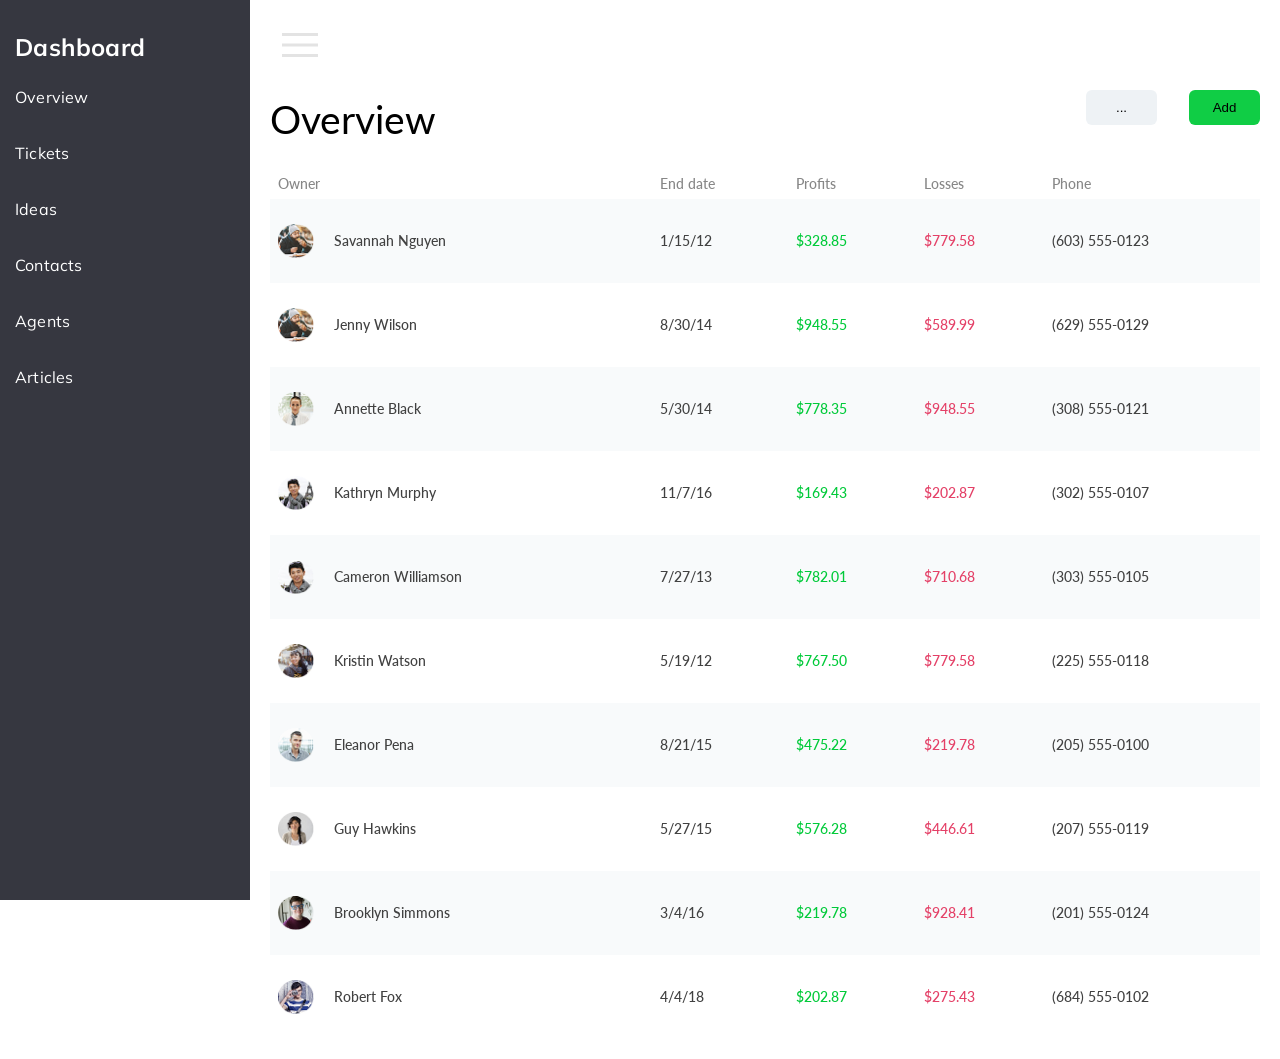
<file: index.html>
<!DOCTYPE html>
<html lang="en">
<head>
    <meta charset="UTF-8">
    <meta name="viewport" content="width=device-width, initial-scale=1.0">
    <title>Dashboard</title>
    <link rel="stylesheet" href="/css/style.css">

    <link rel="preconnect" href="https://fonts.googleapis.com">
<link rel="preconnect" href="https://fonts.gstatic.com" crossorigin>
                    <link href="https://fonts.googleapis.com/css2?family=Lato:ital,wght@0,100;0,300;0,400;0,700;0,900;1,100;1,300;1,400;1,700;1,900&display=swap" rel="stylesheet">
                    <link rel="preconnect" href="https://fonts.googleapis.com">
<link rel="preconnect" href="https://fonts.gstatic.com" crossorigin>
<link href="https://fonts.googleapis.com/css2?family=Mulish:ital,wght@0,200..1000;1,200..1000&display=swap" rel="stylesheet">
</head>
<body>
<div class="sidebar" id="sidebar">
        <ul>
            

<a href="/index.html"><h2 class="sidebar-title"> Dashboard</h2></a>


            <li><a href="/index.html">Overview</a></li>
            <li><a href="/pages/tickets.html">Tickets</a></li>
            <li><a href="#">Ideas</a></li> 
            <li><a href="#">Contacts</a></li>
            <li><a href="#">Agents</a></li>
            <li><a href="#">Articles</a></li>
        </ul>
    </div>
    <div class="main-content">
        <button id="menuButton" type="button" aria-controls="sidebar" aria-expanded="true" aria-label="Toggle navigation">
            <img src="/images/menu_50dp_E3E3E3_FILL0_wght400_GRAD0_opsz48.svg" alt="">
        </button>
        <div class="btns">
            <div class="btns1">
<h1>Overview</h1>        
</div>
<div class="btns2">        
  <button class="btn-1">...</button> 
  <button class="btn-2">Add</button>
  </div>   
</div>
<div class="table-container">
<table>
       
        <thead>
            <tr>
                <th>Owner</th>
                <th>End date</th>
                <th>Profits</th>
                <th>Losses</th>
                <th>Phone</th>
            </tr>
        </thead>
        <tbody>
             <tr class="bccolor">
                <td class=" img-border">
                    <img src="/images/Ellipse 1.png" alt="">
                   <span> Savannah Nguyen</span>

                 

                 </td>
                 <td>1/15/12</td>
                 <td> <span class="green">$328.85</span></td>
                 <td> <span class="pink">$779.58</span></td>
                 <td>(603) 555-0123</td>
             </tr>

<tr>
    
    <td class="img-border">
        <img src="/images/Ellipse 1.png" alt="">
        <span>Jenny Wilson</span>

    </td>
   
    <td>8/30/14</td>
    <td><span class="green">$948.55</span></td>
    <td><span class="pink">$589.99</span></td>
    <td>(629) 555-0129</td>
</tr>

<tr class="bccolor">
    <td class="img-border">
        <img src="./images/Ellipse 3.png" alt="">
        <span>Annette Black</span>
    </td>
    <td>5/30/14</td>
    <td> <span class="green">$778.35</span> </td>
    <td> <span class="pink">$948.55</span> </td>
    <td>(308) 555-0121</td>
</tr>

<tr >
    <td class="img-border">
        <img src="/images/Ellipse 4.png" alt="">
  
        <span>Kathryn Murphy</span>
    </td>
    <td>11/7/16</td>
    <td> <span class="green">$169.43</span> </td>
    <td> <span class="pink">$202.87</span> </td>
    <td>(302) 555-0107</td>
</tr>

<tr class="bccolor">
    <td class="img-border">
   
   <img src="/images/Ellipse 5.png" alt="">     
   <span>Cameron Williamson</span>
</td>
    <td>7/27/13</td>
    <td> <span class="green">$782.01</span> </td>
    <td> <span class="pink">$710.68</span> </td>
    <td>(303) 555-0105</td>
</tr>

<tr >
    <td class="img-border">
        <img src="/images/Ellipse 6.png" alt="">
  
        <span>Kristin Watson</span>
    </td>
    <td>5/19/12</td>
    <td> <span class="green">$767.50</span> </td>
    <td> <span class="pink">$779.58</span> </td>
    <td>(225) 555-0118</td>
</tr>   

<tr class="bccolor">
    <td class="img-border">
   
   <img src="/images/Ellipse 7.png" alt="">    
    <span>Eleanor Pena</span>
   </td>
    <td>8/21/15</td>
    <td> <span class="green">$475.22</span> </td>
    <td> <span class="pink">$219.78</span> </td>
    <td>(205) 555-0100</td>
</tr>

<tr >
    <td class="img-border">
   
   <img src="./images/Ellipse 8.png" alt="">    
    <span>Guy Hawkins</span>

   </td>
    <td>5/27/15</td>
    <td> <span class="green">$576.28</span> </td>
    <td> <span class="pink">$446.61</span> </td>
    <td>(207) 555-0119</td>
</tr>

<tr class="bccolor">
    <td class="img-border">
   
   <img src="/images/Ellipse 9.png" alt="">     
   <span>Brooklyn Simmons</span>
</td>
    <td>3/4/16</td>
    <td> <span class="green">$219.78</span> </td>
    <td> <span class="pink">$928.41</span> </td>
    <td>(201) 555-0124</td>
</tr>

<tr >
    <td class="img-border">
   
   <img src="/images/Ellipse 10.png" alt="">  
      <span>Robert Fox</span>
   </td>
    <td>4/4/18</td>
    <td> <span class="green">$202.87</span></td> 
    <td> <span class="pink">$275.43</span></td>
    <td>(684) 555-0102</td>
</tr>
        </tbody>
        <tfoot>
            <tr>    
            </tr>
        </tfoot>
    </table>
    </div>







    </div>
   



 <script src="./js/main.js"></script>
</body>
</html>
</file>
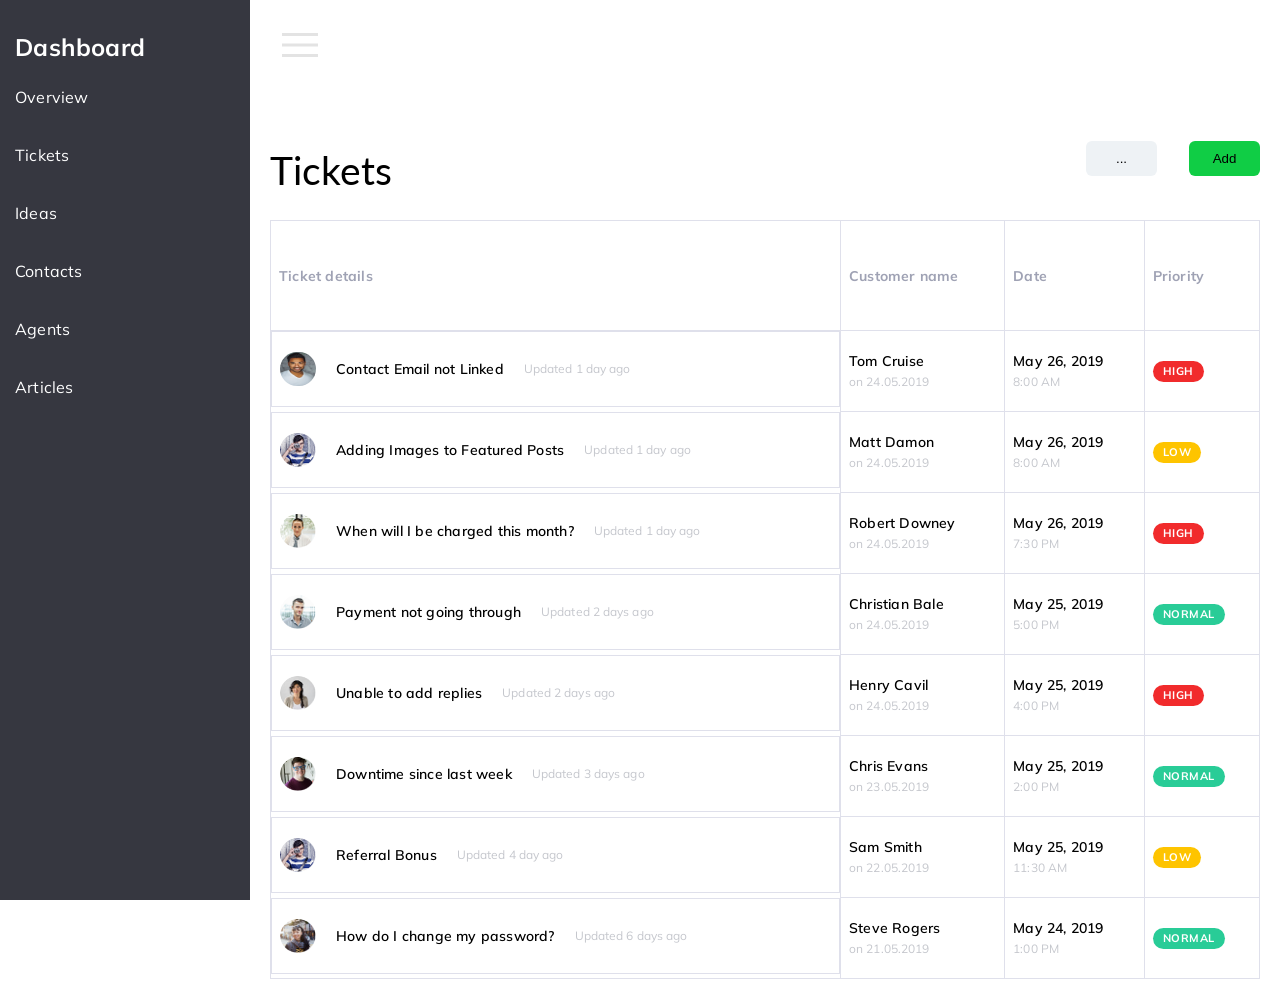
<file: pages/tickets.html>
<!DOCTYPE html>
<html lang="en">
<head>
    <meta charset="UTF-8">
    <meta name="viewport" content="width=device-width, initial-scale=1.0">
    <title>Tickets</title>
    <link rel="stylesheet" href="/css/main.css">

    <link rel="preconnect" href="https://fonts.googleapis.com">
<link rel="preconnect" href="https://fonts.gstatic.com" crossorigin>
<link href="https://fonts.googleapis.com/css2?family=Mulish:ital,wght@0,200..1000;1,200..1000&display=swap" rel="stylesheet">
<link href="https://fonts.googleapis.com/css2?family=Lato:ital,wght@0,100;0,300;0,400;0,700;0,900;1,100;1,300;1,400;1,700;1,900&display=swap" rel="stylesheet">
<link rel="preconnect" href="https://fonts.googleapis.com">
</head>
<body>
    
<div class="sidebar" id="sidebar">
       <ul>
            
<a href="/index.html"><h2 class="sidebar-title"> Dashboard</h2></a>
           
            <li><a href="/index.html">Overview</a></li>
            <li><a href="/pages/tickets.html">Tickets</a></li>
            <li><a href="#">Ideas</a></li> 
            <li><a href="#">Contacts</a></li>
            <li><a href="#">Agents</a></li>
            <li><a href="#">Articles</a></li>
        </ul>
    </div>
    <div class="main-content">
        <button id="menuButton" type="button" aria-controls="sidebar" aria-expanded="true" aria-label="Toggle navigation">
           <img src="/images/menu_50dp_E3E3E3_FILL0_wght400_GRAD0_opsz48.svg" alt="">
        </button>
        <div class="btns">
            <div class="btns1">
        <h1>Tickets</h1>
        </div>
        <div class="btns2">        
  <button class="btn-1">...</button> 
  <button class="btn-2">Add</button>
  </div>   
       </div>
<div class="table-container">
<table>
        
        <thead>
            <tr>
                <th>Ticket details</th>
                <th>Customer name</th>
                <th>Date</th>
                <th>Priority</th>
            </tr>
        </thead>
        <tbody>
            <tr>
                <td class="img-border">
                    <img src="/images/4baf4d2bd8fb045ed027c0dfb86232865d2d1ee0.png" alt="">
                    Contact Email not Linked <br><span>Updated 1 day ago</span></td>
                <td>Tom Cruise <br><span>on 24.05.2019</span></td>
                <td>May 26, 2019 <br><span>8:00 AM</span></td>
                <td><button class="High">HIGH</button></td>
                
                
            </tr>

<tr>
    <td class="img-border">
        <img src="/images/Ellipse 10.png" alt="">
        Adding Images to Featured Posts <br><span>Updated 1 day ago</span></td>
    <td>Matt Damon <br><span>on 24.05.2019</span></td>
    <td>May 26, 2019 <br><span>8:00 AM</span></td>
    <td><button class="low">LOW</button></td>
</tr>

<tr>
    <td class="img-border">
        <img src="/images/Ellipse 3.png" alt="">
        When will I be charged this month? <br><span>Updated 1 day ago</span></td>
    <td>Robert Downey <br><span>on 24.05.2019</span></td>
    <td>May 26, 2019 <br><span>7:30 PM</span></td>
    <td><button class="High">HIGH</button></td>
</tr>

<tr>
   <td class="img-border">
   <img src="/images/Ellipse 7.png" alt="">
    Payment not going through <br><span>Updated 2 days ago</span></td>
   <td>Christian Bale <br><span>on 24.05.2019</span></td>
   <td>May 25, 2019 <br><span>5:00 PM</span></td>
   <td><button class="Normal">NORMAL</button></td>
</tr>


<tr>
    <td class="img-border">
        <img src="/images/Ellipse 8.png" alt="">
        Unable to add replies <br> <span>Updated 2 days ago</span></td>
    <td>Henry Cavil <br><span>on 24.05.2019</span></td>
    <td>May 25, 2019 <br><span>4:00 PM</span></td>
    <td> <button class="High">HIGH</button></td>
</tr>

<tr>
    <td class="img-border">
        <img src="/images/Ellipse 9.png" alt="">
        Downtime since last week <br><span>Updated 3 days ago</span></td>
    <td>Chris Evans <br><span>on 23.05.2019</span></td>
    <td>May 25, 2019 <br><span>2:00 PM</span></td>
    <td><button class="Normal">NORMAL</button></td>
</tr>


<tr>
    <td class="img-border">
        <img src="/images/Ellipse 10.png" alt="">
        Referral Bonus <br><span>Updated 4 day ago</span></td>
    <td>Sam Smith <br><span>on 22.05.2019</span></td>
    <td>May 25, 2019 <br><span>11:30 AM</span></td>
    <td><button class="low">LOW</button></td>
</tr>

<tr>
    <td class="img-border">
        <img src="/images/Ellipse 6.png" alt="">
        How do I change my password? <br><span>Updated 6 days ago</span></td>
    <td>Steve Rogers <br><span>on 21.05.2019</span></td>
    <td>May 24, 2019 <br><span>1:00 PM</span></td>
    <td><button class="Normal">NORMAL</button></td>
</tr>

        </tbody>
       
    </table>
    </div>

    </div>

    <script src="/js/main.js"></script>
</body>
</html>
</file>
<file: css/style.css>
body {
  font-family: Arial, sans-serif;
  margin: 0;
  padding: 0;
  display: flex;
}


body {
  font-family: Arial, sans-serif;
  margin: 0;
  padding: 0;
  display: flex;
}

.sidebar {
  width: 250px;
  background-color: #363740;
  color: white;
  height: 100vh;
  padding: 15px;
  box-sizing: border-box;
  transition: width 0.3s;
  
height: 1200px;
opacity: 1;

}

.sidebar ul {
  list-style-type: none;
  padding: 0;
  
}

.sidebar ul li {
  margin: 20px 0;
}

.sidebar ul li a {
  color: white;
  text-decoration: none;
}

.main-content {
  flex-grow: 1;
  padding: 20px;
}

table {
  width: 100%;
  border-collapse: collapse;
}



th,
td {
  padding: 8px;
  text-align: left;
}

th {
  background-color: #f4f4f4;
}

#menuButton {
  background:none ;
  border: none;
  color:#000000;
  font-size: 24px;
  cursor: pointer;
}



.bccolor{
    background-color: #F8FAFB;
}

td{
    font-family: Lato;
font-weight: 500;
font-size: 14px;
line-height: 100%;
letter-spacing: 0%;
color: #414141;

}

th{
font-family: Lato;
font-weight: 500;
font-size: 14px;
line-height: 100%;
letter-spacing: 0%;
color: #878787;
background-color: white;
}

.green{
    color: #00CA39;
}

.pink{
    color: #E44067;
}

ul h2{
  font-family: Mulish;
font-weight: 700;
font-style: Bold;
font-size: 19px;
line-height: 100%;
letter-spacing: 0.4px;
  
}

.sidebar > ul > a {
  text-decoration: none;
}

.sidebar-title {
  color: #fff;
  font-size: 24px;
}

ul{
    font-family: Mulish;
font-weight: 400;
font-style: Regular;
font-size: 16px;
line-height: 100%;
letter-spacing: 0.2px;

}

h1{
    justify-content:start;
    margin-bottom: 65px;
    margin-top: 100px;
    font-family: Lato;
font-weight: 400;
font-size: 39px;
line-height: 100%;
letter-spacing: 0%;
color: #000000;
}



li {
    padding-top:10px; 
    padding-bottom: 10px;
}

td{
    padding-top: 25px;
    padding-bottom: 25px;
}

.btn-1 {
    width: 71px;
height: 35px;
top: 134px;
left: 1331.81px;
border-radius: 6px;
opacity: 1;
background-color:#EEF2F5;
padding: 9px 18px 9px 18px;
border: none;


}

.btn-2{
      width: 71px;
height: 35px;
top: 134px;
left: 1331.81px;
border-radius: 6px;
opacity: 1;
background-color: #10CD45;
padding:  9px 18px 9px 18px;
border: none;
}

.btns2{
    display: flex;
    gap: 32px;
    margin-left: 900px;
    margin-top: 55px;
}

.btns{
    display: flex;
    align-items: center;
}

.img-border{
  display: flex;
  align-items: center;
gap: 20px;

}

.img-border img{
  width: 36px;
height: 34px;
top: 294.38px;
left: 302.45px;
opacity: 1;
}

.sidebar {
  flex: 0 0 250px;
  height: 100vh;
  position: sticky;
  top: 0;
  overflow-y: auto;
}

.sidebar.is-collapsed {
  flex-basis: 0;
  width: 0;
  padding-left: 0;
  padding-right: 0;
  overflow: hidden;
}

.main-content {
  min-width: 0;
}

.btns {
  justify-content: space-between;
  gap: 16px;
}

.btns1,
.btns2 {
  min-width: 0;
}

.btns2 {
  margin: 0 0 30px;
  flex-shrink: 0;
}

h1 {
  margin: 24px 0 30px;
}

.table-container {
  width: 100%;
  overflow-x: auto;
  -webkit-overflow-scrolling: touch;
}

table {
  min-width: 680px;
}

@media (max-width: 768px) {
  body {
    display: block;
  }

  .sidebar {
    position: fixed;
    z-index: 10;
    inset: 0 auto 0 0;
    width: min(250px, 82vw);
    height: 100dvh;
    flex-basis: auto;
    transform: translateX(-100%);
    transition: transform 0.3s ease;
  }

  .sidebar.is-open {
    transform: translateX(0);
  }

  .sidebar.is-collapsed {
    width: min(250px, 82vw);
    padding: 15px;
  }

  .main-content {
    width: 100%;
    box-sizing: border-box;
    padding: 16px;
  }

  #menuButton {
    display: inline-flex;
    align-items: center;
    justify-content: center;
    width: 44px;
    height: 44px;
    margin: 0 0 8px;
    padding: 0;
  }

  #menuButton img {
    width: 32px;
    height: 32px;
  }

  .btns {
    align-items: center;
    flex-wrap: wrap;
  }

  h1 {
    margin: 8px 0 20px;
    font-size: clamp(28px, 7vw, 39px);
  }

  .btns2 {
    gap: 12px;
    margin: 0 0 20px auto;
  }

  td {
    padding: 14px 8px;
  }

  thead {
    height: auto;
  }
}

@media (max-width: 420px) {
  .main-content {
    padding: 12px;
  }

  .btns {
    gap: 8px;
  }

  .btns2 {
    gap: 8px;
  }

  .btn-1,
  .btn-2 {
    width: auto;
    min-width: 56px;
    padding: 9px 14px;
  }
}
</file>
<file: css/main.css>
body {
  font-family: Arial, sans-serif;
  margin: 0;
  padding: 0;
  display: flex;
}








.sidebar {
  width: 250px;
  background-color: #363740;
  color: white;
  height: 100vh;
  padding: 15px;
  box-sizing: border-box;
  transition: width 0.3s;
  height: 1100px;
}

.sidebar ul {
  list-style-type: none;
  padding: 0;
}

.sidebar ul li {
  margin: 20px 0;
}

.sidebar ul li a {
  color: white;
  text-decoration: none;
}

.main-content {
  flex-grow: 1;
  padding: 20px;
}

table {
  width: 100%;
  border-collapse: collapse;
}


th,
td {
  border: 1.5px solid #DFE0EB;
  
 }

table{
  border: 1.5px solid #DFE0EB;
}

td{
  font-family: Mulish;
font-weight: 600;
font-style: SemiBold;
font-size: 14px;
line-height: 20px;
letter-spacing: 0.2px;

}



th{
  font-family: Mulish;
font-weight: 700;
font-style: Bold;
font-size: 14px;
line-height: 100%;
letter-spacing: 0.2px;
color: #9FA2B4;

}

th,
td {
  padding: 8px;
  text-align: left;
}




#menuButton {
  background: none;
  border: none;
  color: rgb(7, 7, 7);
  font-size: 24px;
  cursor: pointer;
  margin-bottom: 51px;
}

li {
    padding-top:10px; 
    padding-bottom: 10px;
}

span{
    color: #C5C7CD;
    font-family: Mulish;
font-weight: 400;
font-style: Regular;
font-size: 12px;
line-height: 16px;
letter-spacing: 0.1px;

}

h2{
  font-family: Mulish;
font-weight: 700;
font-style: Bold;
font-size: 19px;
line-height: 100%;
letter-spacing: 0.4px;


}

.sidebar > ul > a {
  text-decoration: none;
}

.sidebar-title {
  color: #fff;
  font-size: 24px;
}

h1{
  font-family: Lato;
font-weight: 400;
font-size: 39px;
line-height: 100%;
letter-spacing: 0%;

}

a{
  font-family: Mulish;
font-weight: 400;
font-style: Regular;
font-size: 16px;
line-height: 100%;
letter-spacing: 0.2px;
color: #A4A6B3;
}

.Normal{
    font-family: Mulish;
font-weight: 700;
font-size: 11px;
line-height: 100%;
letter-spacing: 0.5px;
text-align: center;
vertical-align: middle;
text-transform: uppercase;
background-color: #29CC97;
color: white;
border: none;
border-radius: 100px;
padding: 5px 10px 5px 10px;
}

.High{
  font-family: Mulish;
font-weight: 700;
font-size: 11px;
line-height: 100%;
letter-spacing: 0.5px;
text-align: center;
vertical-align: middle;
text-transform: uppercase;
background-color: #F12B2C;
color:  white;
border: none;
border-radius: 100px;
padding: 5px 10px 5px 10px;
}

.low{
  font-family: Mulish;
font-weight: 700;
font-size: 11px;
line-height: 100%;
letter-spacing: 0.5px;
text-align: center;
vertical-align: middle;
text-transform: uppercase;
background-color: #FEC400;
color:  white;
border: none;
border-radius: 100px;
padding: 5px 10px 5px 10px;
}


thead tr th{
  background-color: white;
 
}

td{
  padding-bottom: 20px;
  padding-top: 20px;
}

thead{
  height: 110px;
  border: 1.5px solid #DFE0EB;
}

.btn-1 {
    width: 71px;
height: 35px;
top: 134px;
left: 1331.81px;
border-radius: 6px;
opacity: 1;
background-color:#EEF2F5;
padding: 9px 18px 9px 18px;
border: none;


}

.btn-2{
      width: 71px;
height: 35px;
top: 134px;
left: 1331.81px;
border-radius: 6px;
opacity: 1;
background-color: #10CD45;
padding:  9px 18px 9px 18px;
border: none;
}

.btns2{
    display: flex;
    gap: 32px;
    margin-left: 900px;
    margin-top: 55px;
    margin-bottom: 30px;
}

.btns{
    display: flex;
    align-items: center;
}
.img-border{
  display: flex;
  align-items: center;
gap: 20px;

}

.img-border img{
  width: 36px;
height: 34px;
top: 294.38px;
left: 302.45px;
opacity: 1;
border-radius: 360px;
}

.sidebar {
  flex: 0 0 250px;
  height: 100vh;
  position: sticky;
  top: 0;
  overflow-y: auto;
}

.sidebar.is-collapsed {
  flex-basis: 0;
  width: 0;
  padding-left: 0;
  padding-right: 0;
  overflow: hidden;
}

.main-content {
  min-width: 0;
}

.btns {
  justify-content: space-between;
  gap: 16px;
}

.btns1,
.btns2 {
  min-width: 0;
}

.btns2 {
  margin: 0 0 30px;
  flex-shrink: 0;
}

h1 {
  margin: 24px 0 30px;
}

.table-container {
  width: 100%;
  overflow-x: auto;
  -webkit-overflow-scrolling: touch;
}

table {
  min-width: 680px;
}

@media (max-width: 768px) {
  body {
    display: block;
  }

  .sidebar {
    position: fixed;
    z-index: 10;
    inset: 0 auto 0 0;
    width: min(250px, 82vw);
    height: 100dvh;
    flex-basis: auto;
    transform: translateX(-100%);
    transition: transform 0.3s ease;
  }

  .sidebar.is-open {
    transform: translateX(0);
  }

  .sidebar.is-collapsed {
    width: min(250px, 82vw);
    padding: 15px;
  }

  .main-content {
    width: 100%;
    box-sizing: border-box;
    padding: 16px;
  }

  #menuButton {
    display: inline-flex;
    align-items: center;
    justify-content: center;
    width: 44px;
    height: 44px;
    margin: 0 0 8px;
    padding: 0;
  }

  #menuButton img {
    width: 32px;
    height: 32px;
  }

  .btns {
    align-items: center;
    flex-wrap: wrap;
  }

  h1 {
    margin: 8px 0 20px;
    font-size: clamp(28px, 7vw, 39px);
  }

  .btns2 {
    gap: 12px;
    margin: 0 0 20px auto;
  }

  td {
    padding: 14px 8px;
  }
}

@media (max-width: 420px) {
  .main-content {
    padding: 12px;
  }

  .btns {
    gap: 8px;
  }

  .btns2 {
    gap: 8px;
  }

  .btn-1,
  .btn-2 {
    width: auto;
    min-width: 56px;
    padding: 9px 14px;
  }
}
</file>
